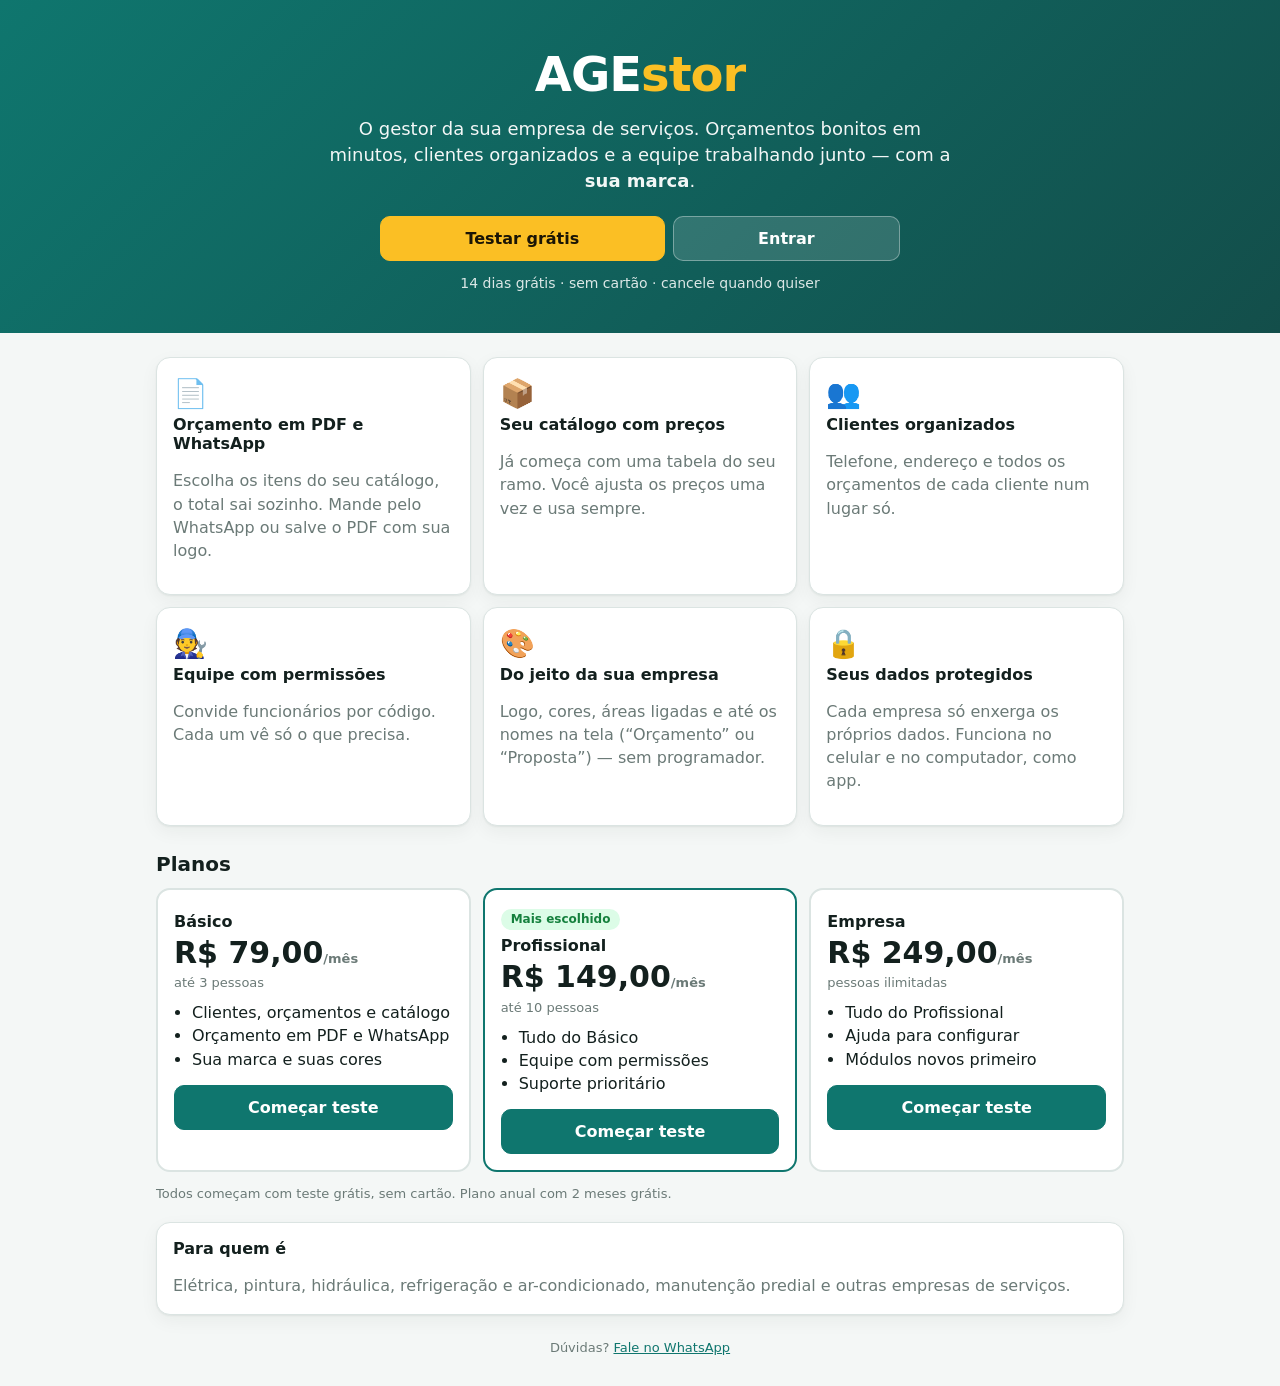
<file: index.html>
<!doctype html>
<html lang="pt-BR">
<head>
<meta charset="utf-8">
<meta name="viewport" content="width=device-width, initial-scale=1, viewport-fit=cover">
<meta name="theme-color" content="#0f766e">
<title>AGEstor — o gestor da sua empresa de serviços</title>
<meta name="description" content="Clientes, orçamentos em PDF, catálogo de serviços e materiais e equipe, com a marca da sua empresa. Feito para elétrica, pintura, hidráulica, refrigeração e manutenção.">
<link rel="manifest" href="manifest.webmanifest">
<link rel="icon" href="icone.svg" type="image/svg+xml">
<link rel="stylesheet" href="estilo.css">
</head>
<body>
<header class="site-topo">
  <h1>AGE<span>stor</span></h1>
  <p>O gestor da sua empresa de serviços. Orçamentos bonitos em minutos, clientes organizados e a equipe trabalhando junto — com a <b>sua marca</b>.</p>
  <div class="acoes"><a class="botao dest" href="app.html">Testar grátis</a><a class="botao" href="app.html">Entrar</a></div>
  <p class="peq" id="dias-teste" style="font-size:14px;opacity:.85"></p>
</header>
<main>
  <section class="recursos" style="margin-top:8px">
    <div class="cartao"><div class="ic">📄</div><h3>Orçamento em PDF e WhatsApp</h3><p class="mudo">Escolha os itens do seu catálogo, o total sai sozinho. Mande pelo WhatsApp ou salve o PDF com sua logo.</p></div>
    <div class="cartao"><div class="ic">📦</div><h3>Seu catálogo com preços</h3><p class="mudo">Já começa com uma tabela do seu ramo. Você ajusta os preços uma vez e usa sempre.</p></div>
    <div class="cartao"><div class="ic">👥</div><h3>Clientes organizados</h3><p class="mudo">Telefone, endereço e todos os orçamentos de cada cliente num lugar só.</p></div>
    <div class="cartao"><div class="ic">🧑‍🔧</div><h3>Equipe com permissões</h3><p class="mudo">Convide funcionários por código. Cada um vê só o que precisa.</p></div>
    <div class="cartao"><div class="ic">🎨</div><h3>Do jeito da sua empresa</h3><p class="mudo">Logo, cores, áreas ligadas e até os nomes na tela (“Orçamento” ou “Proposta”) — sem programador.</p></div>
    <div class="cartao"><div class="ic">🔒</div><h3>Seus dados protegidos</h3><p class="mudo">Cada empresa só enxerga os próprios dados. Funciona no celular e no computador, como app.</p></div>
  </section>

  <h2 style="margin:26px 0 12px">Planos</h2>
  <div class="planos" id="planos"></div>
  <p class="peq mudo">Todos começam com teste grátis, sem cartão. Plano anual com 2 meses grátis.</p>

  <div class="cartao" style="margin-top:18px"><h3>Para quem é</h3><p class="mudo" style="margin-bottom:0">Elétrica, pintura, hidráulica, refrigeração e ar-condicionado, manutenção predial e outras empresas de serviços.</p></div>
  <p class="peq mudo" style="text-align:center;margin-top:24px" id="contato"></p>
</main>
<script src="config.js"></script>
<script src="comum.js"></script>
<script>
(function () {
  var A = window.AG, C = A.CFG;
  A.$("#dias-teste").textContent = (C.DIAS_TESTE || 14) + " dias grátis · sem cartão · cancele quando quiser";
  A.$("#planos").innerHTML = (C.PLANOS || []).map(function (p) {
    return '<div class="plano' + (p.destaque ? " destaque" : "") + '">' + (p.destaque ? '<span class="selo bom">Mais escolhido</span>' : "") +
      "<h3 style=\"margin-top:6px\">" + A.esc(p.nome) + '</h3><div class="preco">' + A.dinheiro(p.preco) + '<span class="peq mudo">/mês</span></div><div class="mudo peq">' + A.esc(p.usuarios) +
      "</div><ul>" + p.itens.map(function (i) { return "<li>" + A.esc(i) + "</li>"; }).join("") + '</ul><div class="acoes"><a class="botao prim" href="app.html">Começar teste</a></div></div>';
  }).join("");
  if (C.SUPORTE_WHATSAPP) A.$("#contato").innerHTML = 'Dúvidas? <a target="_blank" rel="noopener" href="' + A.esc(A.linkZap(C.SUPORTE_WHATSAPP, "Olá! Quero saber mais sobre o AGEstor.")) + '">Fale no WhatsApp</a>';
})();
</script>
</body>
</html>
</file>
<file: estilo.css>
/* AGEstor — as cores --prim e --dest mudam para as cores de cada empresa (Empresa > Marca). */
:root {
  --prim: #0f766e; --prim-t: #fff; --dest: #f59e0b;
  --fundo: #f4f7f6; --sup: #ffffff; --sup2: #eef3f2; --borda: #dbe4e2; --texto: #13201e; --texto2: #44524f; --mudo: #6b7a77;
  --bom: #15803d; --bom-f: #dcfce7; --atencao: #b45309; --atencao-f: #fef3c7; --critico: #b91c1c; --critico-f: #fee2e2;
  --sombra: 0 1px 2px rgba(10, 30, 28, .06), 0 6px 18px rgba(10, 30, 28, .05);
  color-scheme: light;
}
@media (prefers-color-scheme: dark) {
  :root:not([data-theme="light"]) {
    --fundo: #0d1513; --sup: #15201e; --sup2: #1c2a27; --borda: #2a3a37; --texto: #e7efed; --texto2: #b3c2bf; --mudo: #84958f;
    --bom-f: #12321f; --atencao-f: #3a2a0c; --critico-f: #3b1515; color-scheme: dark;
  }
}
:root[data-theme="dark"] {
  --fundo: #0d1513; --sup: #15201e; --sup2: #1c2a27; --borda: #2a3a37; --texto: #e7efed; --texto2: #b3c2bf; --mudo: #84958f;
  --bom-f: #12321f; --atencao-f: #3a2a0c; --critico-f: #3b1515; color-scheme: dark;
}
* { box-sizing: border-box; }
html, body { margin: 0; background: var(--fundo); color: var(--texto); font: 16px/1.45 system-ui, -apple-system, "Segoe UI", Roboto, Arial, sans-serif; }
a { color: var(--prim); }
h1, h2, h3 { margin: 0; line-height: 1.2; }
h2 { font-size: 20px; } h3 { font-size: 16px; }
.oculto { display: none !important; }
main { max-width: 1000px; margin: 0 auto; padding: 16px; }

.topo { background: var(--prim); color: var(--prim-t); padding: 10px 16px; display: flex; align-items: center; gap: 10px; position: sticky; top: 0; z-index: 5; }
.topo .logo { width: 36px; height: 36px; object-fit: contain; background: #fff; border-radius: 8px; padding: 2px; }
.topo .marca { font-weight: 900; font-size: 18px; letter-spacing: -.3px; min-width: 0; overflow: hidden; text-overflow: ellipsis; white-space: nowrap; }
.topo .dir { margin-left: auto; display: flex; gap: 6px; flex: none; }
.topo button { background: rgba(255, 255, 255, .16); color: inherit; border: 0; }
.abas { display: flex; gap: 6px; overflow-x: auto; padding: 10px 16px; background: var(--sup); border-bottom: 1px solid var(--borda); position: sticky; top: 56px; z-index: 4; }
.abas a { flex: none; padding: 8px 14px; border-radius: 999px; text-decoration: none; color: var(--texto2); font-weight: 700; font-size: 14px; }
.abas a.ativa { background: var(--prim); color: var(--prim-t); }

.cartao { background: var(--sup); border: 1px solid var(--borda); border-radius: 14px; padding: 16px; margin-bottom: 14px; box-shadow: var(--sombra); }
.linha { display: flex; align-items: center; gap: 8px; flex-wrap: wrap; }
.linha .dir { margin-left: auto; }
.duas { display: grid; grid-template-columns: 1fr 1fr; gap: 0 12px; }
.tres { display: grid; grid-template-columns: 1fr 1fr 1fr; gap: 0 12px; }
@media (max-width: 640px) { .duas, .tres { grid-template-columns: 1fr; } }
.grade { display: grid; gap: 10px; grid-template-columns: repeat(auto-fill, minmax(160px, 1fr)); margin-bottom: 14px; }
.ladrilho { background: var(--sup); border: 1px solid var(--borda); border-radius: 14px; padding: 12px; box-shadow: var(--sombra); }
.ladrilho .r { font-size: 11px; font-weight: 800; text-transform: uppercase; letter-spacing: .5px; color: var(--texto2); }
.ladrilho .v { font-size: 24px; font-weight: 900; }
.ladrilho .d { font-size: 12px; color: var(--mudo); }

label { display: block; font-weight: 700; font-size: 13px; color: var(--texto2); margin: 12px 0 4px; }
label.check { display: flex; align-items: flex-start; gap: 8px; font-weight: 600; font-size: 15px; color: var(--texto); cursor: pointer; }
input, select, textarea { width: 100%; font: inherit; color: var(--texto); background: var(--sup); border: 1px solid var(--borda); border-radius: 10px; padding: 10px 12px; }
input:focus, select:focus, textarea:focus { outline: 2px solid var(--prim); outline-offset: 0; }
input[type=color] { padding: 2px; height: 44px; }
input[type=checkbox], input[type=radio] { width: 20px; height: 20px; margin: 2px 0 0; flex: none; accent-color: var(--prim); }
textarea { resize: vertical; }
button, .botao { display: inline-flex; align-items: center; justify-content: center; gap: 6px; font: inherit; font-weight: 700; border-radius: 10px; padding: 10px 16px;
  border: 1px solid var(--borda); background: var(--sup2); color: var(--texto); cursor: pointer; text-decoration: none; min-height: 44px; }
button:disabled { opacity: .6; cursor: default; }
button.prim, .botao.prim { background: var(--prim); color: var(--prim-t); border-color: var(--prim); }
button.dest, .botao.dest { background: var(--dest); color: #1b1505; border-color: var(--dest); }
button.perigo { background: var(--critico); color: #fff; border-color: var(--critico); }
button.zap, .botao.zap { background: #16a34a; color: #fff; border-color: #16a34a; }
button.texto { background: none; border: 0; color: var(--prim); padding: 6px; min-height: 0; }
button.peq, .botao.peq { padding: 6px 10px; min-height: 36px; font-size: 14px; }
.acoes { display: flex; gap: 8px; flex-wrap: wrap; margin-top: 14px; }
.acoes > * { flex: 1 1 auto; }

.selo { display: inline-flex; align-items: center; gap: 4px; padding: 2px 10px; border-radius: 999px; font-size: 12px; font-weight: 800; background: var(--sup2); color: var(--texto2); white-space: nowrap; }
.selo.bom { background: var(--bom-f); color: var(--bom); } .selo.atencao { background: var(--atencao-f); color: var(--atencao); } .selo.critico { background: var(--critico-f); color: var(--critico); }
.aviso { border-radius: 12px; padding: 10px 12px; margin: 10px 0; font-size: 14px; background: var(--atencao-f); }
.aviso.erro { background: var(--critico-f); } .aviso.ok { background: var(--bom-f); }
.mudo { color: var(--mudo); } .peq { font-size: 13px; } .forte { font-weight: 800; } .dir-txt { text-align: right; }
.vazio { text-align: center; color: var(--mudo); padding: 26px 10px; }

.lista { display: grid; gap: 8px; grid-template-columns: minmax(0, 1fr); }
.item { display: flex; align-items: center; gap: 10px; padding: 12px; border: 1px solid var(--borda); border-radius: 12px; background: var(--sup); cursor: pointer; text-align: left; width: 100%; color: var(--texto); font-weight: 400; justify-content: flex-start; }
.item:hover { border-color: var(--prim); }
.item .meio { flex: 1; min-width: 0; display: flex; flex-direction: column; }
.item .meio .forte, .item .meio .mudo { overflow: hidden; text-overflow: ellipsis; white-space: nowrap; }
.item .fim { text-align: right; flex: none; display: flex; flex-direction: column; align-items: flex-end; gap: 4px; }

/* editor de orçamento */
.itens-orc { display: grid; gap: 8px; }
.linha-item { display: grid; grid-template-columns: 110px minmax(0, 1fr) 80px 70px 110px 110px 40px; gap: 6px; align-items: center; padding: 8px; border: 1px solid var(--borda); border-radius: 12px; background: var(--sup2); }
.linha-item input, .linha-item select { padding: 8px; }
.linha-item .sub { text-align: right; font-weight: 800; font-size: 14px; }
.linha-item .tirar { min-height: 36px; padding: 4px; background: none; border: 0; color: var(--critico); font-size: 18px; }
.cab-itens { display: grid; grid-template-columns: 110px minmax(0, 1fr) 80px 70px 110px 110px 40px; gap: 6px; padding: 0 9px; font-size: 11px; font-weight: 800; color: var(--texto2); text-transform: uppercase; }
@media (max-width: 760px) {
  .cab-itens { display: none; }
  .linha-item { grid-template-columns: 1fr 1fr 1fr; }
  .linha-item .desc { grid-column: 1 / -1; order: -1; }
  .linha-item .tipo { grid-column: 1 / 3; }
  .linha-item .sub { grid-column: 1 / 3; text-align: left; }
}
.totais { display: grid; gap: 4px; justify-content: end; text-align: right; margin-top: 12px; }
.totais .total { font-size: 22px; font-weight: 900; }
.salvo { font-size: 13px; color: var(--mudo); }

.fundo-modal { position: fixed; inset: 0; background: rgba(5, 15, 13, .55); z-index: 50; display: flex; align-items: flex-start; justify-content: center; padding: 16px; overflow-y: auto; }
.modal { background: var(--sup); border-radius: 16px; width: 100%; max-width: 620px; padding: 16px; margin: auto 0; }
.modal.larga { max-width: 980px; }
.modal .cab { display: flex; align-items: center; gap: 8px; margin-bottom: 8px; } .modal .cab h2 { margin-right: auto; }
.modal .fechar { background: none; border: 0; font-size: 22px; min-height: 0; padding: 4px 10px; }
#avisos { position: fixed; left: 50%; bottom: 18px; transform: translateX(-50%); z-index: 80; display: flex; flex-direction: column; gap: 8px; width: min(92vw, 460px); }
.toast { background: #13201e; color: #fff; border-radius: 12px; padding: 12px 14px; font-weight: 700; box-shadow: 0 8px 24px rgba(0, 0, 0, .25); }
.toast.ok { background: var(--bom); } .toast.erro { background: var(--critico); }
.carregando { display: inline-block; width: 16px; height: 16px; border: 2px solid currentColor; border-right-color: transparent; border-radius: 50%; animation: gira .7s linear infinite; }
@keyframes gira { to { transform: rotate(360deg); } }

.entrada { max-width: 420px; margin: 6vh auto; padding: 0 16px; }
.logo-g { font-weight: 900; font-size: 36px; text-align: center; color: #0f766e; letter-spacing: -1px; margin-bottom: 4px; } .logo-g span { color: #f59e0b; }
.lema { text-align: center; color: var(--texto2); margin-bottom: 18px; }
.trocar { display: grid; grid-template-columns: 1fr 1fr; gap: 6px; margin-bottom: 6px; }
.trocar button.ativo { background: var(--prim); color: var(--prim-t); border-color: var(--prim); }
.codigo { font: 800 28px/1.2 ui-monospace, Menlo, Consolas, monospace; letter-spacing: 4px; text-align: center; padding: 14px; background: var(--sup2); border-radius: 12px; }
.logo-previa { width: 96px; height: 96px; object-fit: contain; background: #fff; border: 1px solid var(--borda); border-radius: 14px; padding: 4px; }

/* documento do orçamento (tela e impressão / PDF) */
.doc-fundo { position: fixed; inset: 0; z-index: 60; background: #5b6563; overflow-y: auto; padding: 16px; }
.doc-barra { max-width: 820px; margin: 0 auto 12px; display: flex; gap: 8px; flex-wrap: wrap; }
.doc-barra > * { flex: 1 1 auto; }
.doc { max-width: 820px; margin: 0 auto; background: #fff; color: #1a1a1a; padding: 36px 40px; border-radius: 6px; font-size: 14px; box-shadow: 0 10px 30px rgba(0, 0, 0, .3); }
.doc-cab { display: flex; gap: 16px; align-items: center; border-bottom: 4px solid var(--doc-cor, #0f766e); padding-bottom: 14px; }
.doc-cab img { width: 84px; height: 84px; object-fit: contain; }
.doc-cab .emp { flex: 1; }
.doc-cab .emp h1 { font-size: 22px; color: var(--doc-cor, #0f766e); }
.doc-cab .num { text-align: right; }
.doc-cab .num b { display: block; font-size: 18px; }
.doc h3 { color: var(--doc-cor, #0f766e); margin: 18px 0 6px; font-size: 14px; text-transform: uppercase; letter-spacing: .5px; }
.doc table { width: 100%; border-collapse: collapse; }
.doc th { background: var(--doc-cor, #0f766e); color: #fff; font-size: 12px; text-align: left; padding: 7px 8px; }
.doc td { padding: 7px 8px; border-bottom: 1px solid #e3e3e3; vertical-align: top; }
.doc td.n, .doc th.n { text-align: right; white-space: nowrap; }
.doc .tot { margin-top: 10px; margin-left: auto; width: min(100%, 320px); }
.doc .tot div { display: flex; justify-content: space-between; padding: 4px 0; }
.doc .tot .g { font-size: 18px; font-weight: 900; border-top: 2px solid var(--doc-cor, #0f766e); padding-top: 8px; color: var(--doc-cor, #0f766e); }
.doc .cond { white-space: pre-line; }
.doc .assin { display: grid; grid-template-columns: 1fr 1fr; gap: 40px; margin-top: 56px; text-align: center; font-size: 12px; }
.doc .assin div { border-top: 1px solid #555; padding-top: 6px; }
.doc .rod { margin-top: 26px; font-size: 11px; color: #666; text-align: center; }
@media (max-width: 640px) { .doc { padding: 20px 16px; } .doc-cab { flex-wrap: wrap; } .doc-cab .num { text-align: left; } }
@media print {
  @page { margin: 12mm; }
  body.imprimindo > *:not(.doc-fundo) { display: none !important; }
  body.imprimindo .doc-fundo { position: static; background: none; padding: 0; overflow: visible; }
  body.imprimindo .doc-barra { display: none; }
  body.imprimindo .doc { box-shadow: none; padding: 0; max-width: none; border-radius: 0; }
  .doc th { -webkit-print-color-adjust: exact; print-color-adjust: exact; }
}

/* site */
.site-topo { background: linear-gradient(135deg, #0f766e, #115e59 60%, #134e4a); color: #fff; padding: 46px 16px 40px; text-align: center; }
.site-topo h1 { font-size: clamp(30px, 6vw, 48px); font-weight: 900; letter-spacing: -1px; }
.site-topo h1 span { color: #fbbf24; }
.site-topo p { max-width: 640px; margin: 12px auto 0; font-size: 18px; opacity: .95; }
.site-topo .acoes { justify-content: center; max-width: 520px; margin: 22px auto 0; }
.site-topo .botao { background: rgba(255, 255, 255, .14); color: #fff; border-color: rgba(255, 255, 255, .35); }
.site-topo .botao.dest { background: #fbbf24; color: #1b1505; border-color: #fbbf24; }
.recursos { display: grid; grid-template-columns: repeat(auto-fit, minmax(240px, 1fr)); gap: 12px; }
.recursos .cartao { margin: 0; }
.recursos .ic { font-size: 28px; }
.planos { display: grid; grid-template-columns: repeat(auto-fit, minmax(230px, 1fr)); gap: 12px; }
.plano { border: 2px solid var(--borda); border-radius: 14px; padding: 16px; background: var(--sup); }
.plano.destaque { border-color: var(--prim); }
.plano .preco { font-size: 30px; font-weight: 900; }
.plano ul { padding-left: 18px; margin: 8px 0 0; }

/* ordens de serviço e app do funcionário */
.botoes-campo { display: grid; grid-template-columns: 1fr 1fr 1fr; gap: 8px; margin-top: 14px; }
.botoes-campo button { min-height: 64px; font-size: 16px; flex-direction: column; }
.botoes-campo #c-rel { grid-column: 1 / -1; min-height: 52px; flex-direction: row; }
.campo-info { display: grid; gap: 4px; }
.foto-mini { width: 64px; height: 64px; object-fit: cover; border-radius: 10px; flex: none; background: var(--sup2); }
canvas.assinatura { width: 100%; height: 180px; background: #fff; border: 2px dashed var(--borda); border-radius: 12px; touch-action: none; display: block; }
.linha-mat { display: grid; grid-template-columns: minmax(0, 1fr) 80px 70px 40px; gap: 6px; align-items: center; }
.linha-mat input { padding: 8px; }
.linha-mat .tirar { min-height: 36px; padding: 4px; background: none; border: 0; color: var(--critico); font-size: 18px; }
.doc-fotos { display: grid; grid-template-columns: repeat(3, 1fr); gap: 8px; }
.doc-fotos figure { margin: 0; break-inside: avoid; }
.doc-fotos img { width: 100%; aspect-ratio: 4 / 3; object-fit: cover; border-radius: 4px; display: block; }
.doc-fotos figcaption { font-size: 11px; color: #555; margin-top: 2px; }
@media (max-width: 640px) { .doc-fotos { grid-template-columns: 1fr 1fr; } }
@media (max-width: 480px) { .linha-mat { grid-template-columns: minmax(0, 1fr) 58px 52px 32px; gap: 4px; } }
td.n, th.n { text-align: right; white-space: nowrap; }
/* itens da nota de compra */
.linha-cf, .cab-cf { display: grid; grid-template-columns: minmax(0, 1fr) 64px 56px 92px 96px 32px; gap: 6px; align-items: center; }
.cab-cf { font-size: 11px; font-weight: 800; color: var(--texto2); text-transform: uppercase; padding: 0 2px 4px; }
.linha-cf input { padding: 8px; }
.linha-cf .tirar { min-height: 36px; padding: 4px; background: none; border: 0; color: var(--critico); font-size: 18px; }
@media (max-width: 560px) {
  .cab-cf { display: none; }
  .linha-cf { grid-template-columns: 1fr 1fr 1fr 32px; padding: 8px; border: 1px solid var(--borda); border-radius: 12px; background: var(--sup2); }
  .linha-cf .it { grid-column: 1 / -1; }
}
</file>
